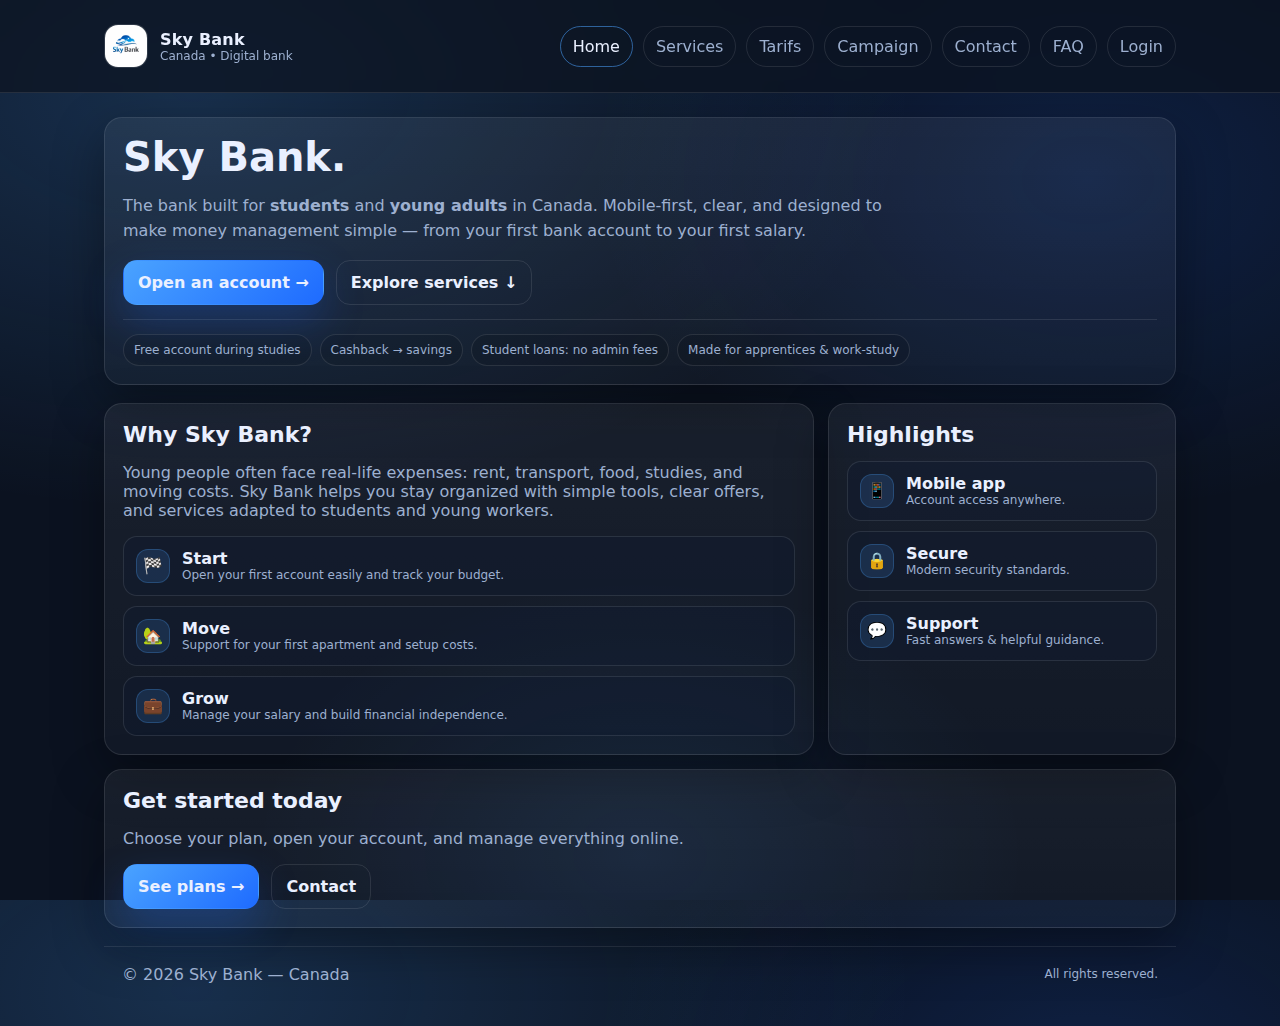
<file: index.html>
<!doctype html>
<html lang="en">
<head>
  <meta charset="utf-8" />
  <meta name="viewport" content="width=device-width,initial-scale=1" />
  <title>Sky Bank — Home</title>
  <meta name="description" content="Sky Bank is a modern digital bank in Canada for students and young adults." />
  <link rel="stylesheet" href="styles.css" />
</head>
<body>
  <div class="nav">
    <div class="wrap nav-inner">
      <a class="brand" href="index.html" aria-label="Sky Bank home">
        <div class="logo"><img src="logo.png" alt="Sky Bank logo"></div>
        <div>
          <strong>Sky Bank</strong>
          <div class="small muted">Canada • Digital bank</div>
        </div>
      </a>

      <div class="nav-links">
        <a class="pill" data-nav href="index.html">Home</a>
        <a class="pill" data-nav href="services.html">Services</a>
        <a class="pill" data-nav href="pricing.html">Tarifs</a>
        <a class="pill" data-nav href="campaign.html">Campaign</a>
        <a class="pill" data-nav href="contact.html">Contact</a>
        <a class="pill" data-nav href="faq.html">FAQ</a>
        <a class="pill" data-nav href="login.html">Login</a>
      </div>
    </div>
  </div>

  <main class="wrap">
    <section class="card section">
      <h1>Sky Bank.</h1>
      <p class="sub">
        The bank built for <b>students</b> and <b>young adults</b> in Canada.
        Mobile-first, clear, and designed to make money management simple — from your first bank account to your first salary.
      </p>

      <div style="display:flex;gap:12px;flex-wrap:wrap;margin-top:14px">
        <a class="btn primary" href="login.html">Open an account →</a>
        <a class="btn ghost" href="services.html">Explore services ↓</a>
      </div>

      <div class="hr"></div>

      <div class="chips">
        <span class="chip">Free account during studies</span>
        <span class="chip">Cashback → savings</span>
        <span class="chip">Student loans: no admin fees</span>
        <span class="chip">Made for apprentices & work-study</span>
      </div>
    </section>

    <section class="grid">
      <div class="card section col-8">
        <h2>Why Sky Bank?</h2>
        <p class="muted">
          Young people often face real-life expenses: rent, transport, food, studies, and moving costs.
          Sky Bank helps you stay organized with simple tools, clear offers, and services adapted to students and young workers.
        </p>

        <ul class="list">
          <li class="item">
            <div class="badge">🏁</div>
            <div><b>Start</b><div class="muted small">Open your first account easily and track your budget.</div></div>
          </li>
          <li class="item">
            <div class="badge">🏡</div>
            <div><b>Move</b><div class="muted small">Support for your first apartment and setup costs.</div></div>
          </li>
          <li class="item">
            <div class="badge">💼</div>
            <div><b>Grow</b><div class="muted small">Manage your salary and build financial independence.</div></div>
          </li>
        </ul>
      </div>

      <aside class="card section col-4">
        <h2>Highlights</h2>
        <ul class="list" style="margin-top:14px">
          <li class="item"><div class="badge">📱</div><div><b>Mobile app</b><div class="muted small">Account access anywhere.</div></div></li>
          <li class="item"><div class="badge">🔒</div><div><b>Secure</b><div class="muted small">Modern security standards.</div></div></li>
          <li class="item"><div class="badge">💬</div><div><b>Support</b><div class="muted small">Fast answers & helpful guidance.</div></div></li>
        </ul>
      </aside>

      <div class="card section col-12">
        <h2>Get started today</h2>
        <p class="muted">Choose your plan, open your account, and manage everything online.</p>
        <div style="display:flex;gap:12px;flex-wrap:wrap;margin-top:10px">
          <a class="btn primary" href="pricing.html">See plans →</a>
          <a class="btn ghost" href="contact.html">Contact</a>
        </div>
      </div>
    </section>

    <footer class="footer">
      <div>© <span id="y"></span> Sky Bank — Canada</div>
      <div class="small">All rights reserved.</div>
    </footer>
  </main>

  <script src="app.js"></script>
</body>
</html>
</file>
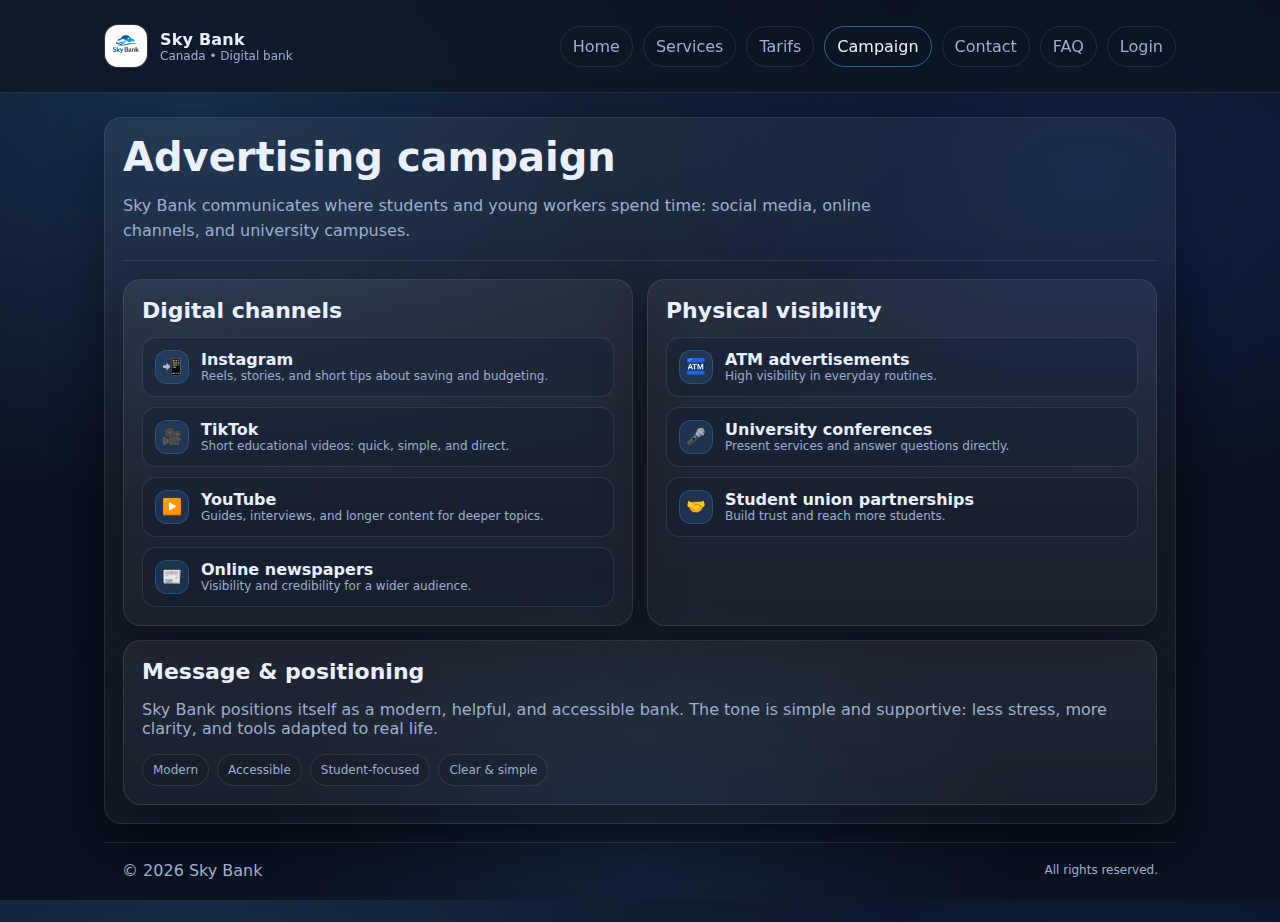
<file: campaign.html>
<!doctype html>
<html lang="en">
<head>
  <meta charset="utf-8" />
  <meta name="viewport" content="width=device-width,initial-scale=1" />
  <title>Sky Bank — Campaign</title>
  <link rel="stylesheet" href="styles.css" />
</head>
<body>
  <div class="nav">
    <div class="wrap nav-inner">
      <a class="brand" href="index.html">
        <div class="logo"><img src="logo.png" alt="Sky Bank logo"></div>
        <div><strong>Sky Bank</strong><div class="small muted">Canada • Digital bank</div></div>
      </a>
      <div class="nav-links">
        <a class="pill" data-nav href="index.html">Home</a>
        <a class="pill" data-nav href="services.html">Services</a>
        <a class="pill" data-nav href="pricing.html">Tarifs</a>
        <a class="pill" data-nav href="campaign.html">Campaign</a>
        <a class="pill" data-nav href="contact.html">Contact</a>
        <a class="pill" data-nav href="faq.html">FAQ</a>
        <a class="pill" data-nav href="login.html">Login</a>
      </div>
    </div>
  </div>

  <main class="wrap">
    <section class="card section">
      <h1 style="margin-bottom:6px">Advertising campaign</h1>
      <p class="sub">
        Sky Bank communicates where students and young workers spend time: social media, online channels, and university campuses.
      </p>

      <div class="hr"></div>

      <section class="grid">
        <div class="card section col-6">
          <h2>Digital channels</h2>
          <ul class="list" style="margin-top:14px">
            <li class="item"><div class="badge">📲</div><div><b>Instagram</b><div class="muted small">Reels, stories, and short tips about saving and budgeting.</div></div></li>
            <li class="item"><div class="badge">🎥</div><div><b>TikTok</b><div class="muted small">Short educational videos: quick, simple, and direct.</div></div></li>
            <li class="item"><div class="badge">▶️</div><div><b>YouTube</b><div class="muted small">Guides, interviews, and longer content for deeper topics.</div></div></li>
            <li class="item"><div class="badge">📰</div><div><b>Online newspapers</b><div class="muted small">Visibility and credibility for a wider audience.</div></div></li>
          </ul>
        </div>

        <div class="card section col-6">
          <h2>Physical visibility</h2>
          <ul class="list" style="margin-top:14px">
            <li class="item"><div class="badge">🏧</div><div><b>ATM advertisements</b><div class="muted small">High visibility in everyday routines.</div></div></li>
            <li class="item"><div class="badge">🎤</div><div><b>University conferences</b><div class="muted small">Present services and answer questions directly.</div></div></li>
            <li class="item"><div class="badge">🤝</div><div><b>Student union partnerships</b><div class="muted small">Build trust and reach more students.</div></div></li>
          </ul>
        </div>

        <div class="card section col-12">
          <h2>Message & positioning</h2>
          <p class="muted">
            Sky Bank positions itself as a modern, helpful, and accessible bank.
            The tone is simple and supportive: less stress, more clarity, and tools adapted to real life.
          </p>
          <div class="chips" style="margin-top:10px">
            <span class="chip">Modern</span>
            <span class="chip">Accessible</span>
            <span class="chip">Student-focused</span>
            <span class="chip">Clear & simple</span>
          </div>
        </div>
      </section>
    </section>

    <footer class="footer">
      <div>© <span id="y"></span> Sky Bank</div>
      <div class="small">All rights reserved.</div>
    </footer>
  </main>

  <script src="app.js"></script>
</body>
</html>
</file>
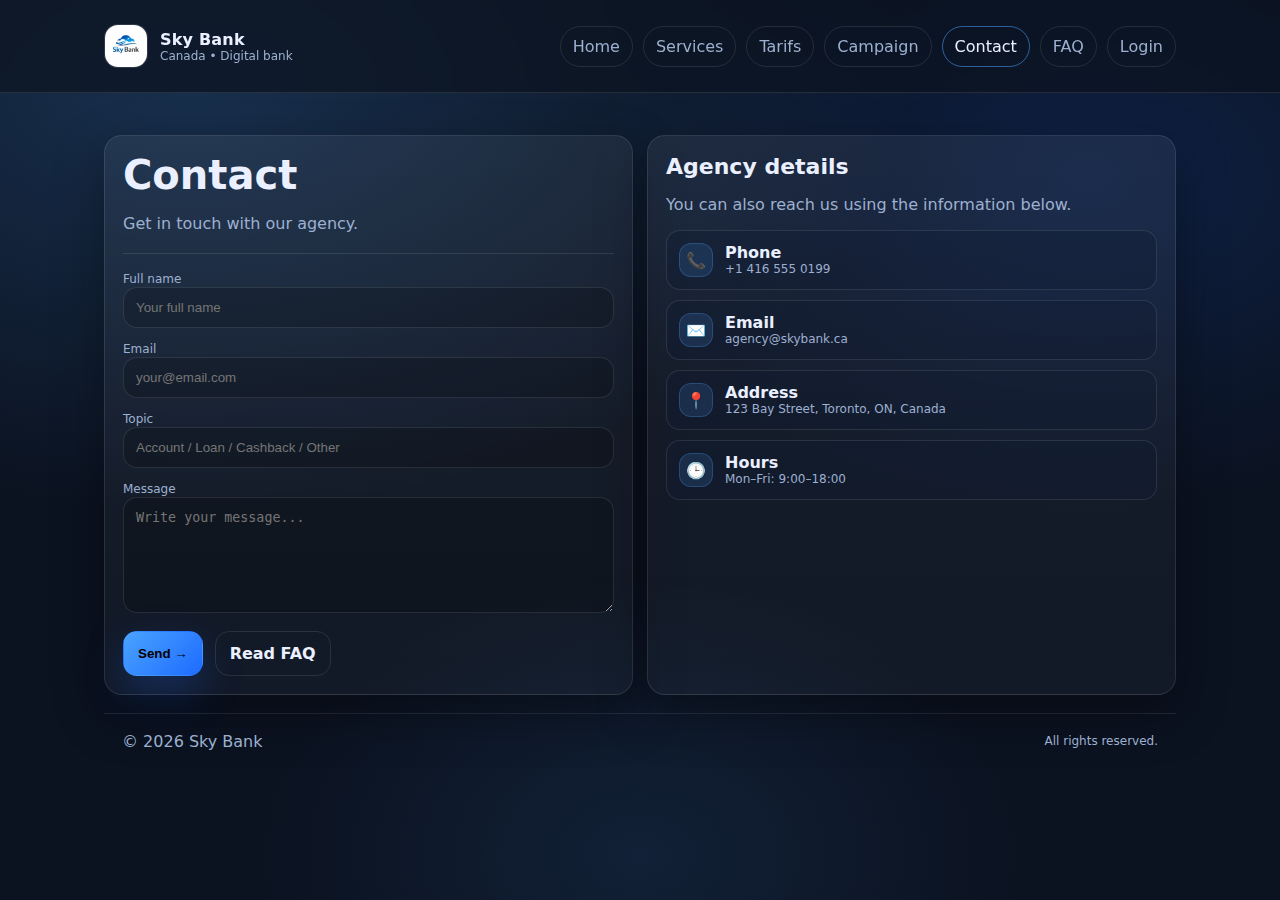
<file: contact.html>
<!doctype html>
<html lang="en">
<head>
  <meta charset="utf-8" />
  <meta name="viewport" content="width=device-width,initial-scale=1" />
  <title>Sky Bank — Contact</title>
  <link rel="stylesheet" href="styles.css" />
</head>
<body>
  <div class="nav">
    <div class="wrap nav-inner">
      <a class="brand" href="index.html">
        <div class="logo"><img src="logo.png" alt="Sky Bank logo"></div>
        <div><strong>Sky Bank</strong><div class="small muted">Canada • Digital bank</div></div>
      </a>
      <div class="nav-links">
        <a class="pill" data-nav href="index.html">Home</a>
        <a class="pill" data-nav href="services.html">Services</a>
        <a class="pill" data-nav href="pricing.html">Tarifs</a>
        <a class="pill" data-nav href="campaign.html">Campaign</a>
        <a class="pill" data-nav href="contact.html">Contact</a>
        <a class="pill" data-nav href="faq.html">FAQ</a>
        <a class="pill" data-nav href="login.html">Login</a>
      </div>
    </div>
  </div>

  <main class="wrap">
    <section class="grid">
      <div class="card section col-6">
        <h1 style="margin-bottom:6px">Contact</h1>
        <p class="sub">Get in touch with our agency.</p>

        <div class="hr"></div>

        <label class="small muted" for="name">Full name</label>
        <input class="input" id="name" placeholder="Your full name" />

        <div style="height:10px"></div>

        <label class="small muted" for="email">Email</label>
        <input class="input" id="email" placeholder="your@email.com" />

        <div style="height:10px"></div>

        <label class="small muted" for="topic">Topic</label>
        <input class="input" id="topic" placeholder="Account / Loan / Cashback / Other" />

        <div style="height:10px"></div>

        <label class="small muted" for="msg">Message</label>
        <textarea class="input" id="msg" rows="6" placeholder="Write your message..."></textarea>

        <div style="display:flex;gap:12px;flex-wrap:wrap;margin-top:14px">
          <button class="btn primary" type="button" onclick="showNotice('toastContact')">Send →</button>
          <a class="btn ghost" href="faq.html">Read FAQ</a>
        </div>

        <div id="toastContact" class="notice" style="margin-top:14px">
          <b>Message sent.</b>
          <div class="muted small">We will get back to you as soon as possible.</div>
        </div>
      </div>

      <aside class="card section col-6">
        <h2>Agency details</h2>
        <p class="muted">You can also reach us using the information below.</p>

        <ul class="list" style="margin-top:14px">
          <li class="item"><div class="badge">📞</div><div><b>Phone</b><div class="muted small">+1 416 555 0199</div></div></li>
          <li class="item"><div class="badge">✉️</div><div><b>Email</b><div class="muted small">agency@skybank.ca</div></div></li>
          <li class="item"><div class="badge">📍</div><div><b>Address</b><div class="muted small">123 Bay Street, Toronto, ON, Canada</div></div></li>
          <li class="item"><div class="badge">🕒</div><div><b>Hours</b><div class="muted small">Mon–Fri: 9:00–18:00</div></div></li>
        </ul>
      </aside>
    </section>

    <footer class="footer">
      <div>© <span id="y"></span> Sky Bank</div>
      <div class="small">All rights reserved.</div>
    </footer>
  </main>

  <script src="app.js"></script>
</body>
</html>
</file>
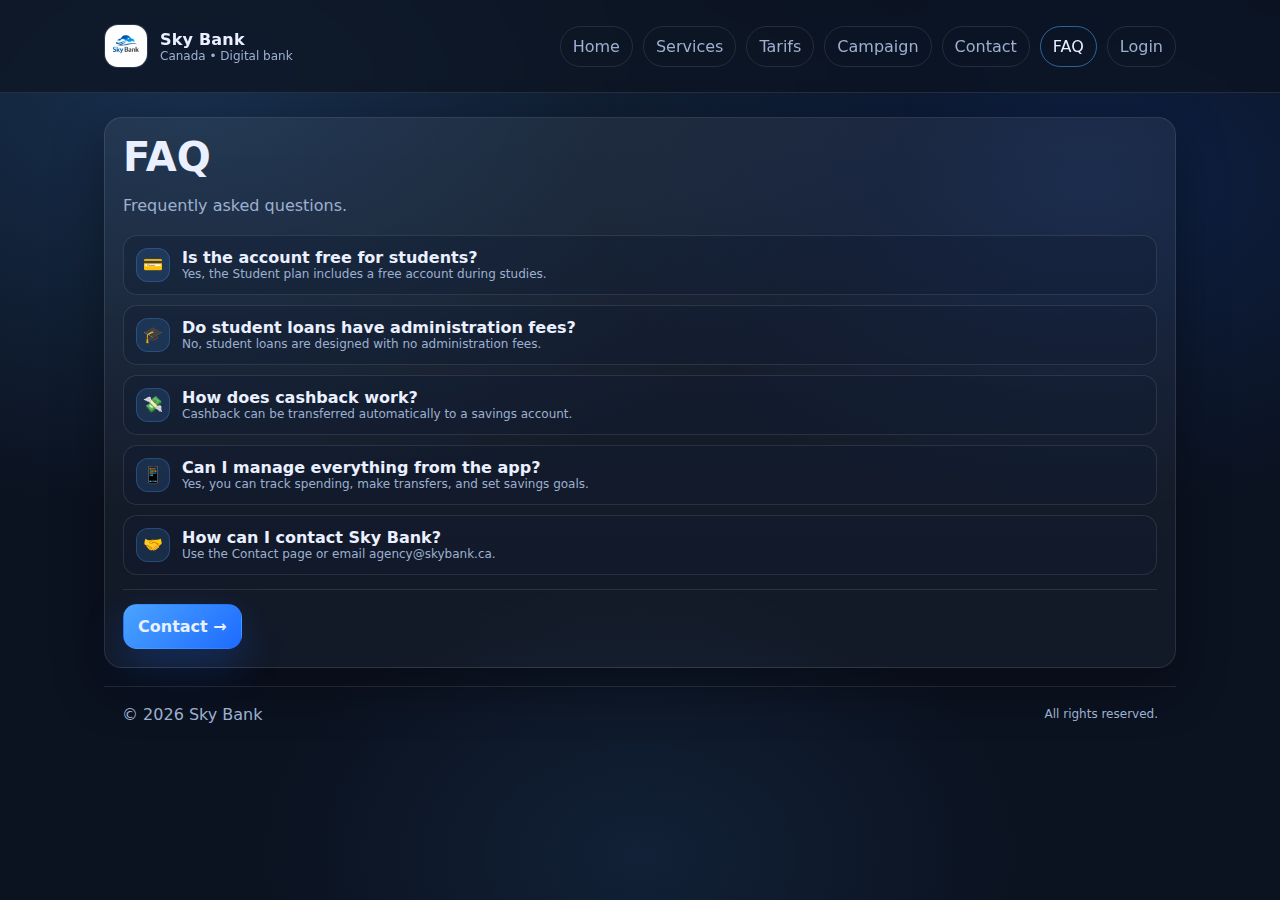
<file: faq.html>
<!doctype html>
<html lang="en">
<head>
  <meta charset="utf-8" />
  <meta name="viewport" content="width=device-width,initial-scale=1" />
  <title>Sky Bank — FAQ</title>
  <link rel="stylesheet" href="styles.css" />
</head>
<body>
  <div class="nav">
    <div class="wrap nav-inner">
      <a class="brand" href="index.html">
        <div class="logo"><img src="logo.png" alt="Sky Bank logo"></div>
        <div><strong>Sky Bank</strong><div class="small muted">Canada • Digital bank</div></div>
      </a>
      <div class="nav-links">
        <a class="pill" data-nav href="index.html">Home</a>
        <a class="pill" data-nav href="services.html">Services</a>
        <a class="pill" data-nav href="pricing.html">Tarifs</a>
        <a class="pill" data-nav href="campaign.html">Campaign</a>
        <a class="pill" data-nav href="contact.html">Contact</a>
        <a class="pill" data-nav href="faq.html">FAQ</a>
        <a class="pill" data-nav href="login.html">Login</a>
      </div>
    </div>
  </div>

  <main class="wrap">
    <section class="card section">
      <h1 style="margin-bottom:6px">FAQ</h1>
      <p class="sub">Frequently asked questions.</p>

      <ul class="list" style="margin-top:14px">
        <li class="item"><div class="badge">💳</div><div><b>Is the account free for students?</b><div class="muted small">Yes, the Student plan includes a free account during studies.</div></div></li>
        <li class="item"><div class="badge">🎓</div><div><b>Do student loans have administration fees?</b><div class="muted small">No, student loans are designed with no administration fees.</div></div></li>
        <li class="item"><div class="badge">💸</div><div><b>How does cashback work?</b><div class="muted small">Cashback can be transferred automatically to a savings account.</div></div></li>
        <li class="item"><div class="badge">📱</div><div><b>Can I manage everything from the app?</b><div class="muted small">Yes, you can track spending, make transfers, and set savings goals.</div></div></li>
        <li class="item"><div class="badge">🤝</div><div><b>How can I contact Sky Bank?</b><div class="muted small">Use the Contact page or email agency@skybank.ca.</div></div></li>
      </ul>

      <div class="hr"></div>
      <a class="btn primary" href="contact.html">Contact →</a>
    </section>

    <footer class="footer">
      <div>© <span id="y"></span> Sky Bank</div>
      <div class="small">All rights reserved.</div>
    </footer>
  </main>

  <script src="app.js"></script>
</body>
</html>
</file>
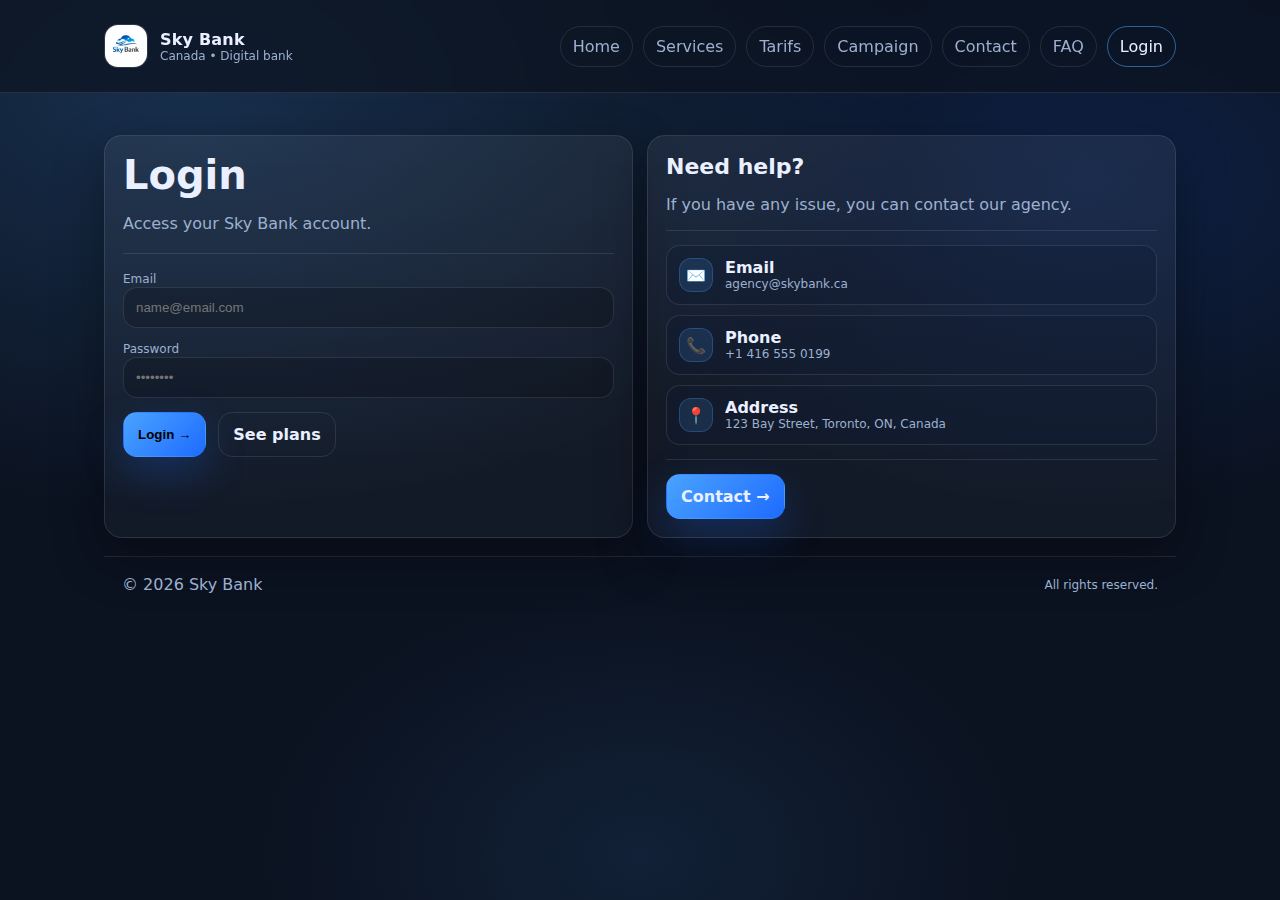
<file: login.html>
<!doctype html>
<html lang="en">
<head>
  <meta charset="utf-8" />
  <meta name="viewport" content="width=device-width,initial-scale=1" />
  <title>Sky Bank — Login</title>
  <link rel="stylesheet" href="styles.css" />
</head>
<body>
  <div class="nav">
    <div class="wrap nav-inner">
      <a class="brand" href="index.html">
        <div class="logo"><img src="logo.png" alt="Sky Bank logo"></div>
        <div><strong>Sky Bank</strong><div class="small muted">Canada • Digital bank</div></div>
      </a>
      <div class="nav-links">
        <a class="pill" data-nav href="index.html">Home</a>
        <a class="pill" data-nav href="services.html">Services</a>
        <a class="pill" data-nav href="pricing.html">Tarifs</a>
        <a class="pill" data-nav href="campaign.html">Campaign</a>
        <a class="pill" data-nav href="contact.html">Contact</a>
        <a class="pill" data-nav href="faq.html">FAQ</a>
        <a class="pill" data-nav href="login.html">Login</a>
      </div>
    </div>
  </div>

  <main class="wrap">
    <section class="grid">
      <div class="card section col-6">
        <h1 style="margin-bottom:6px">Login</h1>
        <p class="sub">Access your Sky Bank account.</p>

        <div class="hr"></div>

        <label class="small muted" for="email">Email</label>
        <input class="input" id="email" placeholder="name@email.com" />

        <div style="height:10px"></div>

        <label class="small muted" for="pass">Password</label>
        <input class="input" id="pass" type="password" placeholder="••••••••" />

        <div style="display:flex;gap:12px;flex-wrap:wrap;margin-top:14px">
          <button class="btn primary" type="button" onclick="showNotice('toastLogin')">Login →</button>
          <a class="btn ghost" href="pricing.html">See plans</a>
        </div>

        <div id="toastLogin" class="notice" style="margin-top:14px">
          <b>Connected.</b>
          <div class="muted small">Welcome to Sky Bank.</div>
        </div>
      </div>

      <aside class="card section col-6">
        <h2>Need help?</h2>
        <p class="muted">If you have any issue, you can contact our agency.</p>
        <div class="hr"></div>
        <ul class="list">
          <li class="item"><div class="badge">✉️</div><div><b>Email</b><div class="muted small">agency@skybank.ca</div></div></li>
          <li class="item"><div class="badge">📞</div><div><b>Phone</b><div class="muted small">+1 416 555 0199</div></div></li>
          <li class="item"><div class="badge">📍</div><div><b>Address</b><div class="muted small">123 Bay Street, Toronto, ON, Canada</div></div></li>
        </ul>
        <div class="hr"></div>
        <a class="btn primary" href="contact.html">Contact →</a>
      </aside>
    </section>

    <footer class="footer">
      <div>© <span id="y"></span> Sky Bank</div>
      <div class="small">All rights reserved.</div>
    </footer>
  </main>

  <script src="app.js"></script>
</body>
</html>
</file>
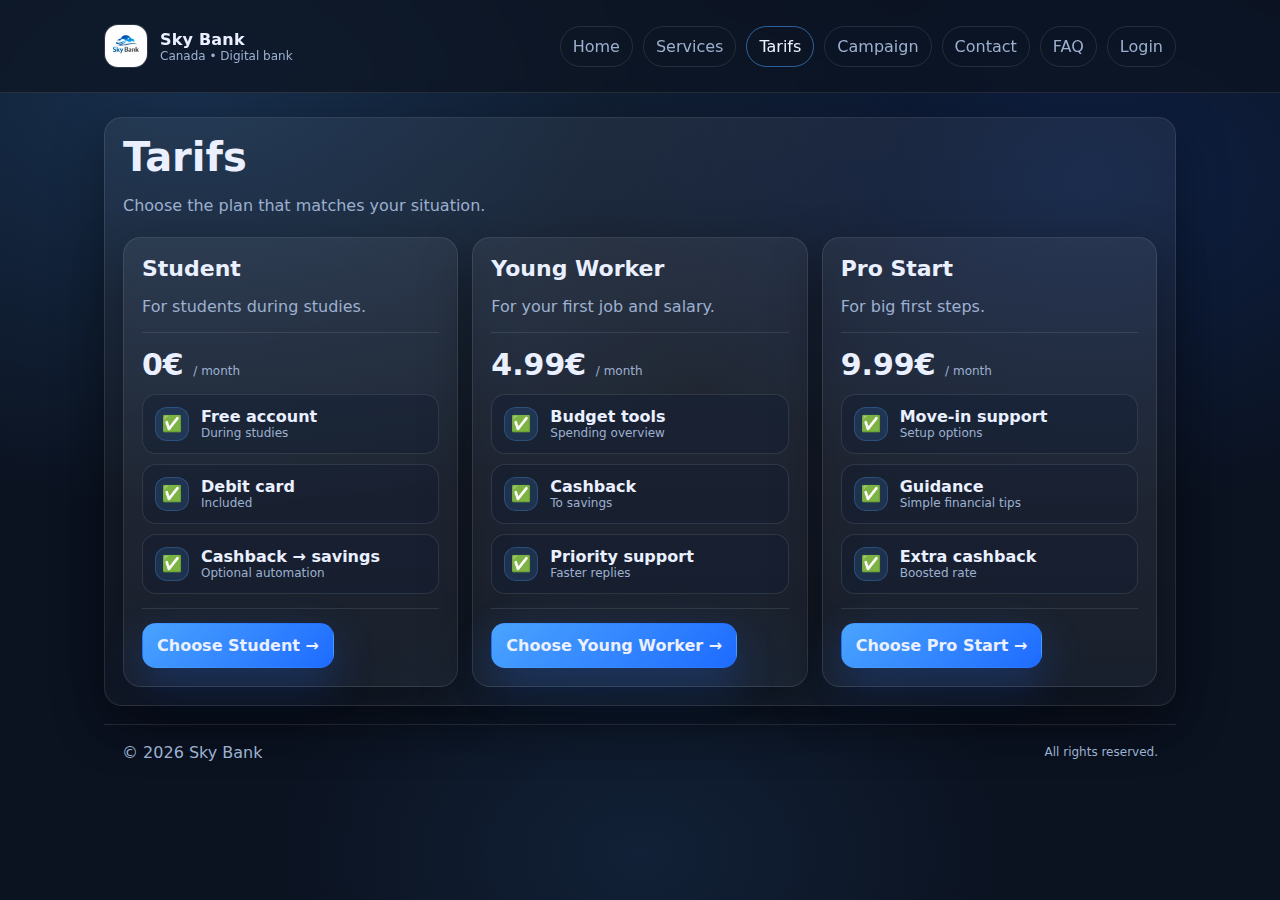
<file: pricing.html>
<!doctype html>
<html lang="en">
<head>
  <meta charset="utf-8" />
  <meta name="viewport" content="width=device-width,initial-scale=1" />
  <title>Sky Bank — Tarifs</title>
  <link rel="stylesheet" href="styles.css" />
</head>
<body>
  <div class="nav">
    <div class="wrap nav-inner">
      <a class="brand" href="index.html">
        <div class="logo"><img src="logo.png" alt="Sky Bank logo"></div>
        <div><strong>Sky Bank</strong><div class="small muted">Canada • Digital bank</div></div>
      </a>
      <div class="nav-links">
        <a class="pill" data-nav href="index.html">Home</a>
        <a class="pill" data-nav href="services.html">Services</a>
        <a class="pill" data-nav href="pricing.html">Tarifs</a>
        <a class="pill" data-nav href="campaign.html">Campaign</a>
        <a class="pill" data-nav href="contact.html">Contact</a>
        <a class="pill" data-nav href="faq.html">FAQ</a>
        <a class="pill" data-nav href="login.html">Login</a>
      </div>
    </div>
  </div>

  <main class="wrap">
    <section class="card section">
      <h1 style="margin-bottom:6px">Tarifs</h1>
      <p class="sub">Choose the plan that matches your situation.</p>

      <section class="grid">
        <div class="card section col-4">
          <h2>Student</h2>
          <p class="muted">For students during studies.</p>
          <div class="hr"></div>
          <p style="font-size:30px;margin:0"><b>0€</b> <span class="muted small">/ month</span></p>
          <ul class="list">
            <li class="item"><div class="badge">✅</div><div><b>Free account</b><div class="muted small">During studies</div></div></li>
            <li class="item"><div class="badge">✅</div><div><b>Debit card</b><div class="muted small">Included</div></div></li>
            <li class="item"><div class="badge">✅</div><div><b>Cashback → savings</b><div class="muted small">Optional automation</div></div></li>
          </ul>
          <div class="hr"></div>
          <a class="btn primary" href="login.html">Choose Student →</a>
        </div>

        <div class="card section col-4">
          <h2>Young Worker</h2>
          <p class="muted">For your first job and salary.</p>
          <div class="hr"></div>
          <p style="font-size:30px;margin:0"><b>4.99€</b> <span class="muted small">/ month</span></p>
          <ul class="list">
            <li class="item"><div class="badge">✅</div><div><b>Budget tools</b><div class="muted small">Spending overview</div></div></li>
            <li class="item"><div class="badge">✅</div><div><b>Cashback</b><div class="muted small">To savings</div></div></li>
            <li class="item"><div class="badge">✅</div><div><b>Priority support</b><div class="muted small">Faster replies</div></div></li>
          </ul>
          <div class="hr"></div>
          <a class="btn primary" href="login.html">Choose Young Worker →</a>
        </div>

        <div class="card section col-4">
          <h2>Pro Start</h2>
          <p class="muted">For big first steps.</p>
          <div class="hr"></div>
          <p style="font-size:30px;margin:0"><b>9.99€</b> <span class="muted small">/ month</span></p>
          <ul class="list">
            <li class="item"><div class="badge">✅</div><div><b>Move-in support</b><div class="muted small">Setup options</div></div></li>
            <li class="item"><div class="badge">✅</div><div><b>Guidance</b><div class="muted small">Simple financial tips</div></div></li>
            <li class="item"><div class="badge">✅</div><div><b>Extra cashback</b><div class="muted small">Boosted rate</div></div></li>
          </ul>
          <div class="hr"></div>
          <a class="btn primary" href="login.html">Choose Pro Start →</a>
        </div>
      </section>
    </section>

    <footer class="footer">
      <div>© <span id="y"></span> Sky Bank</div>
      <div class="small">All rights reserved.</div>
    </footer>
  </main>

  <script src="app.js"></script>
</body>
</html>
</file>
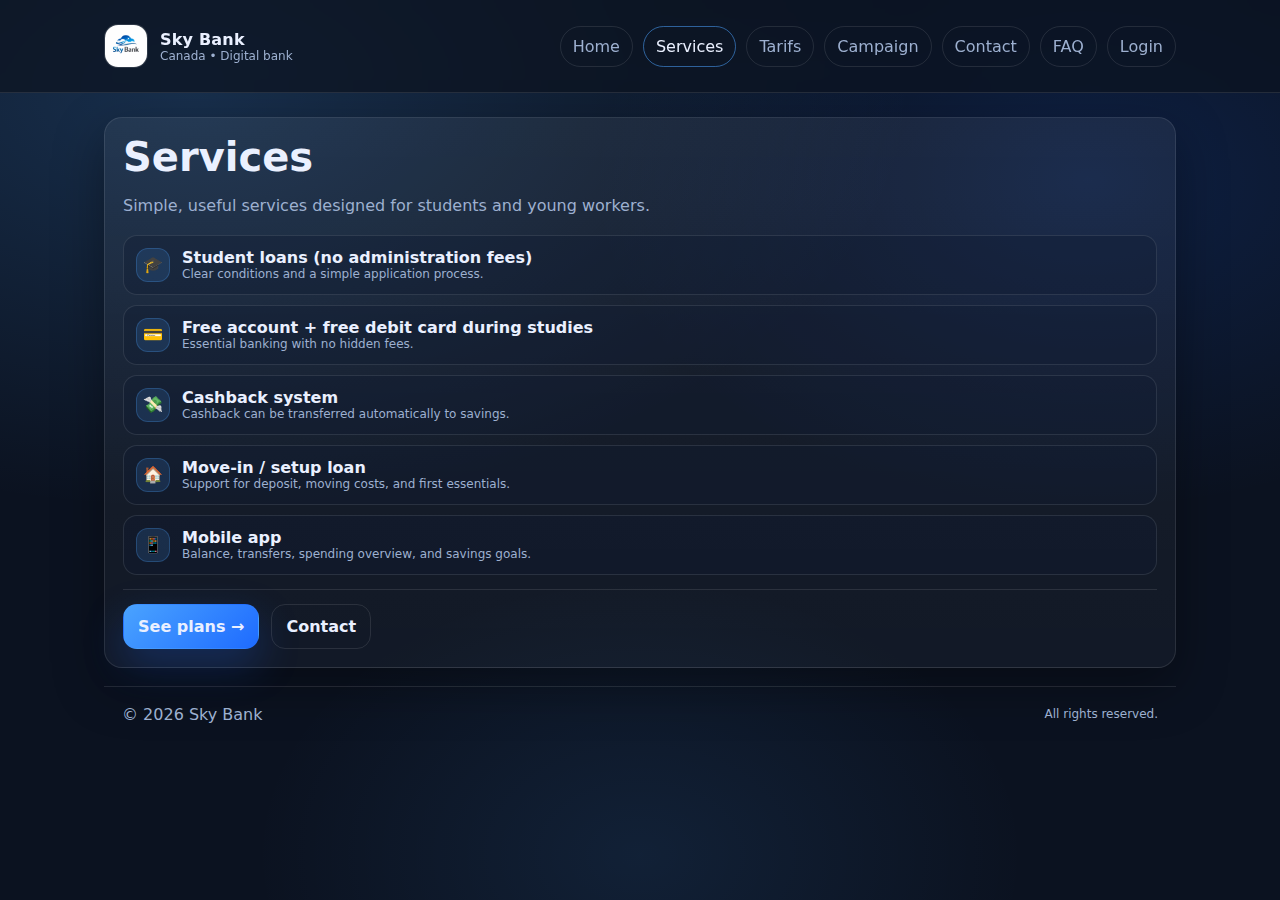
<file: services.html>
<!doctype html>
<html lang="en">
<head>
  <meta charset="utf-8" />
  <meta name="viewport" content="width=device-width,initial-scale=1" />
  <title>Sky Bank — Services</title>
  <link rel="stylesheet" href="styles.css" />
</head>
<body>
  <div class="nav">
    <div class="wrap nav-inner">
      <a class="brand" href="index.html">
        <div class="logo"><img src="logo.png" alt="Sky Bank logo"></div>
        <div><strong>Sky Bank</strong><div class="small muted">Canada • Digital bank</div></div>
      </a>
      <div class="nav-links">
        <a class="pill" data-nav href="index.html">Home</a>
        <a class="pill" data-nav href="services.html">Services</a>
        <a class="pill" data-nav href="pricing.html">Tarifs</a>
        <a class="pill" data-nav href="campaign.html">Campaign</a>
        <a class="pill" data-nav href="contact.html">Contact</a>
        <a class="pill" data-nav href="faq.html">FAQ</a>
        <a class="pill" data-nav href="login.html">Login</a>
      </div>
    </div>
  </div>

  <main class="wrap">
    <section class="card section">
      <h1 style="margin-bottom:6px">Services</h1>
      <p class="sub">Simple, useful services designed for students and young workers.</p>

      <ul class="list" style="margin-top:14px">
        <li class="item">
          <div class="badge">🎓</div>
          <div><b>Student loans (no administration fees)</b><div class="muted small">Clear conditions and a simple application process.</div></div>
        </li>
        <li class="item">
          <div class="badge">💳</div>
          <div><b>Free account + free debit card during studies</b><div class="muted small">Essential banking with no hidden fees.</div></div>
        </li>
        <li class="item">
          <div class="badge">💸</div>
          <div><b>Cashback system</b><div class="muted small">Cashback can be transferred automatically to savings.</div></div>
        </li>
        <li class="item">
          <div class="badge">🏠</div>
          <div><b>Move-in / setup loan</b><div class="muted small">Support for deposit, moving costs, and first essentials.</div></div>
        </li>
        <li class="item">
          <div class="badge">📱</div>
          <div><b>Mobile app</b><div class="muted small">Balance, transfers, spending overview, and savings goals.</div></div>
        </li>
      </ul>

      <div class="hr"></div>

      <div style="display:flex;gap:12px;flex-wrap:wrap">
        <a class="btn primary" href="pricing.html">See plans →</a>
        <a class="btn ghost" href="contact.html">Contact</a>
      </div>
    </section>

    <footer class="footer">
      <div>© <span id="y"></span> Sky Bank</div>
      <div class="small">All rights reserved.</div>
    </footer>
  </main>

  <script src="app.js"></script>
</body>
</html>
</file>
<file: styles.css>
:root{
  --bg:#0b1220;
  --panel:#0f1a31;
  --text:#eaf0ff;
  --muted:#9db0d0;
  --line:rgba(255,255,255,.10);
  --a:#4aa3ff;
  --b:#1e6bff;
  --ok:#4ade80;
  --shadow:0 18px 50px rgba(0,0,0,.35);
  --radius:18px;
}

*{box-sizing:border-box}
html,body{height:100%}

body{
  margin:0;
  font-family: ui-sans-serif, system-ui, -apple-system, "Segoe UI", Roboto, Arial;
  color:var(--text);
  background:
    radial-gradient(1200px 700px at 15% 10%, rgba(74,163,255,.20), transparent 60%),
    radial-gradient(900px 600px at 85% 20%, rgba(30,107,255,.16), transparent 55%),
    radial-gradient(700px 500px at 50% 95%, rgba(74,163,255,.10), transparent 55%),
    var(--bg);
  overflow-x:hidden;
}

a{color:inherit;text-decoration:none}
.wrap{max-width:1120px;margin:0 auto;padding:24px}

.nav{
  position:sticky; top:0; z-index:10;
  backdrop-filter: blur(10px);
  background: rgba(11,18,32,.70);
  border-bottom:1px solid var(--line);
}

.nav-inner{
  display:flex;
  align-items:center;
  justify-content:space-between;
  gap:16px;
  flex-wrap:wrap;
}

.brand{
  display:flex;
  align-items:center;
  gap:12px;
}

.brand strong{letter-spacing:.2px}
.small{font-size:12px}
.muted{color:var(--muted)}

.logo{
  width:44px;height:44px;border-radius:14px;
  border:1px solid var(--line);
  background:rgba(255,255,255,.04);
  display:grid;place-items:center;
  overflow:hidden;
}
.logo img{width:100%;height:100%;object-fit:contain;display:block}

.nav-links{display:flex;gap:10px;flex-wrap:wrap;justify-content:flex-end}

.pill{
  display:inline-flex;
  align-items:center;
  gap:8px;
  padding:10px 12px;
  border:1px solid var(--line);
  border-radius:999px;
  color:var(--muted);
  transition:.2s ease;
}
.pill:hover{border-color:rgba(74,163,255,.45);color:var(--text)}
.pill.active{border-color:rgba(74,163,255,.55);color:var(--text)}

.card{
  background: linear-gradient(180deg, rgba(255,255,255,.06), rgba(255,255,255,.03));
  border:1px solid var(--line);
  border-radius:var(--radius);
  box-shadow:var(--shadow);
}

.section{padding:18px}

h1{margin:0 0 10px;font-size:40px;line-height:1.05}
h2{margin:0 0 8px;font-size:22px}
.sub{color:var(--muted);font-size:16px;line-height:1.55;max-width:78ch}

.hr{height:1px;background:var(--line);margin:14px 0}

.btn{
  border:1px solid transparent;
  border-radius:14px;
  padding:12px 14px;
  font-weight:650;
  text-decoration:none;
  display:inline-flex;
  align-items:center;
  gap:10px;
  cursor:pointer;
  transition:.2s ease;
  user-select:none;
}
.btn.primary{
  background:linear-gradient(135deg, var(--a), var(--b));
  box-shadow: 0 16px 40px rgba(30,107,255,.25);
}
.btn.primary:hover{transform:translateY(-1px)}
.btn.ghost{background:transparent;border-color:var(--line);color:var(--text)}
.btn.ghost:hover{border-color:rgba(74,163,255,.45)}

.grid{
  margin-top:18px;
  display:grid;
  grid-template-columns: repeat(12, 1fr);
  gap:14px;
}
.col-12{grid-column: span 12}
.col-8{grid-column: span 8}
.col-6{grid-column: span 6}
.col-4{grid-column: span 4}

.list{margin:12px 0 0;padding:0;list-style:none;display:grid;gap:10px}
.item{
  display:flex;
  gap:12px;
  align-items:flex-start;
  padding:12px;
  border:1px solid var(--line);
  border-radius:14px;
  background:rgba(15,26,49,.35);
}
.badge{
  min-width:34px;height:34px;border-radius:12px;
  display:grid;place-items:center;
  background:rgba(74,163,255,.15);
  border:1px solid rgba(74,163,255,.25);
  color:#cfe6ff;
}

.chips{display:flex;gap:8px;flex-wrap:wrap;margin-top:10px}
.chip{
  padding:8px 10px;border-radius:999px;
  border:1px solid var(--line);
  color:var(--muted);font-size:12px;
  background:rgba(0,0,0,.10);
}

.input{
  width:100%;
  padding:12px 12px;
  border-radius:14px;
  border:1px solid var(--line);
  background:rgba(0,0,0,.18);
  color:var(--text);
  outline:none;
}
.input:focus{border-color:rgba(74,163,255,.55)}

.notice{
  border:1px solid rgba(74,222,128,.35);
  background:rgba(74,222,128,.10);
  border-radius:14px;
  padding:12px;
  display:none;
}
.notice b{color:var(--ok)}

.footer{
  margin-top:18px;
  padding:18px;
  border-top:1px solid var(--line);
  color:var(--muted);
  display:flex;
  gap:12px;
  flex-wrap:wrap;
  justify-content:space-between;
  align-items:center;
}

@media (max-width: 940px){
  h1{font-size:34px}
  .col-8,.col-6,.col-4{grid-column: span 12}
}
</file>
